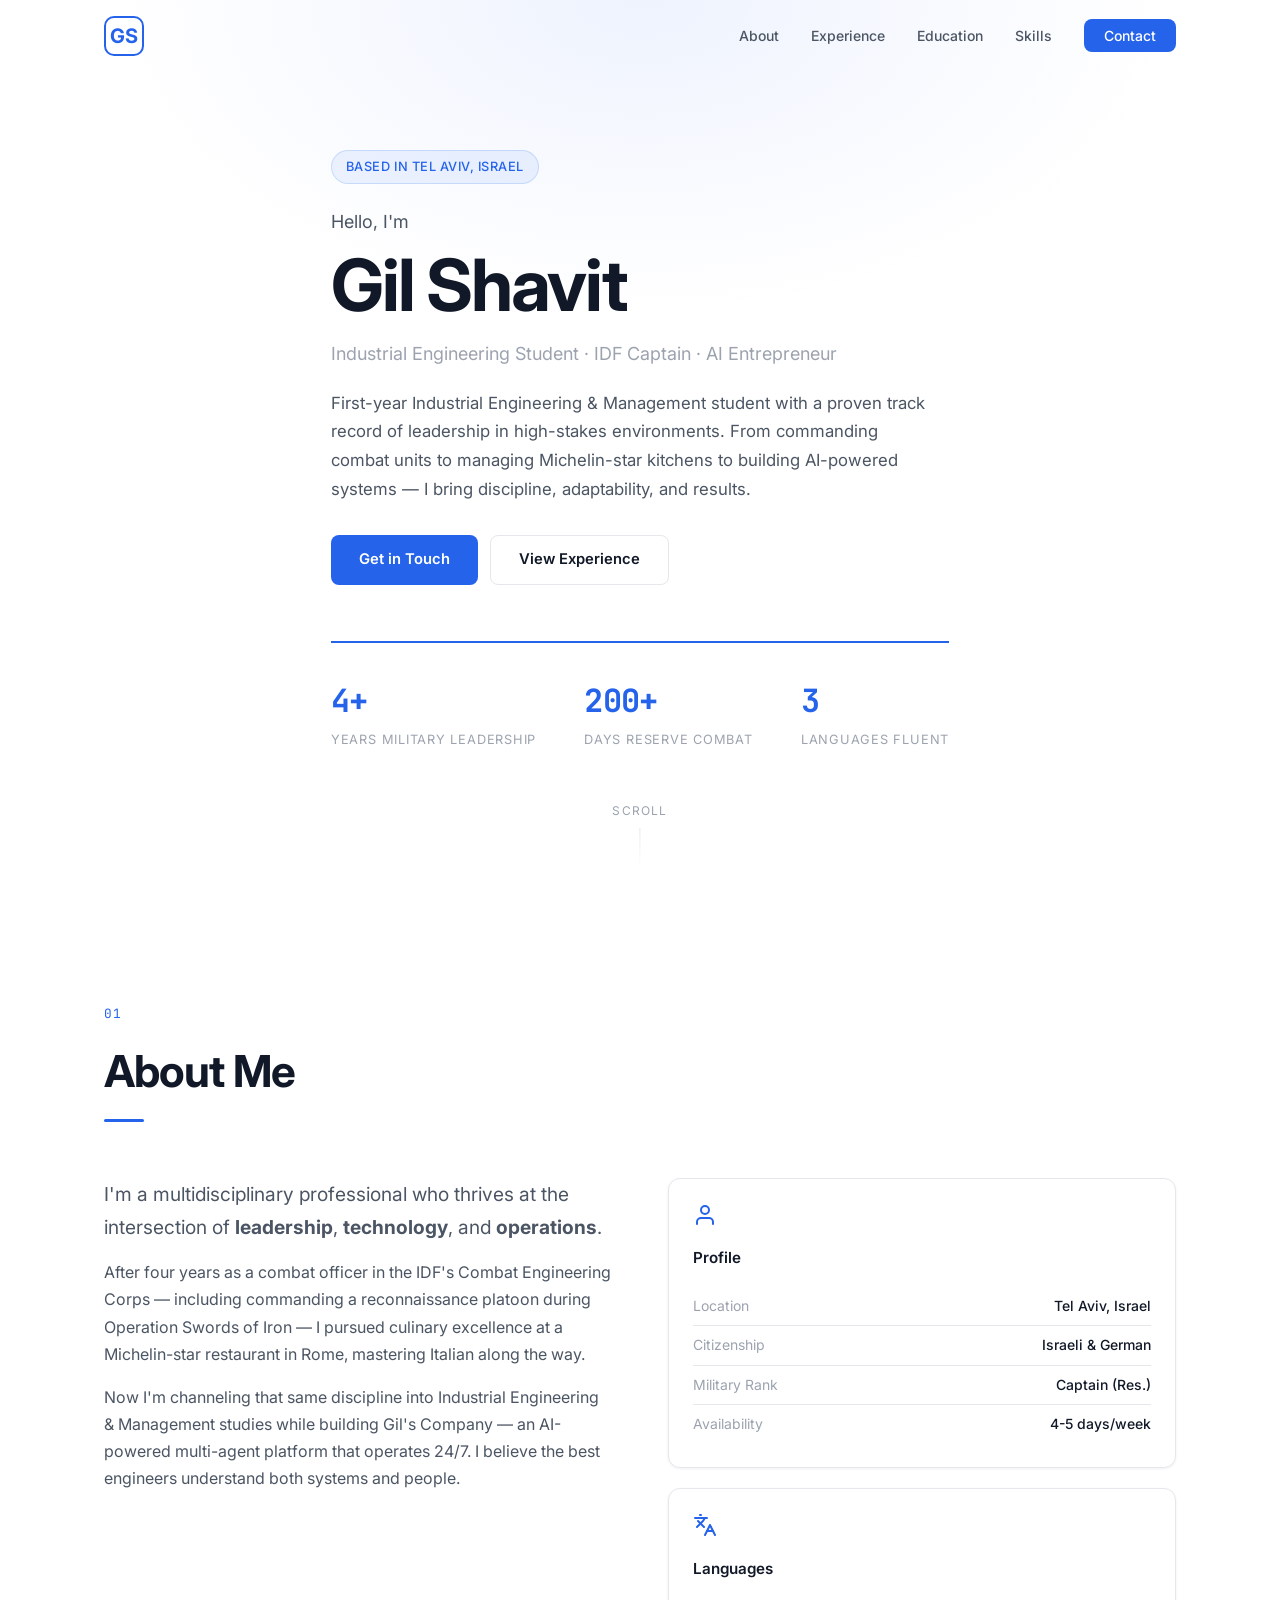
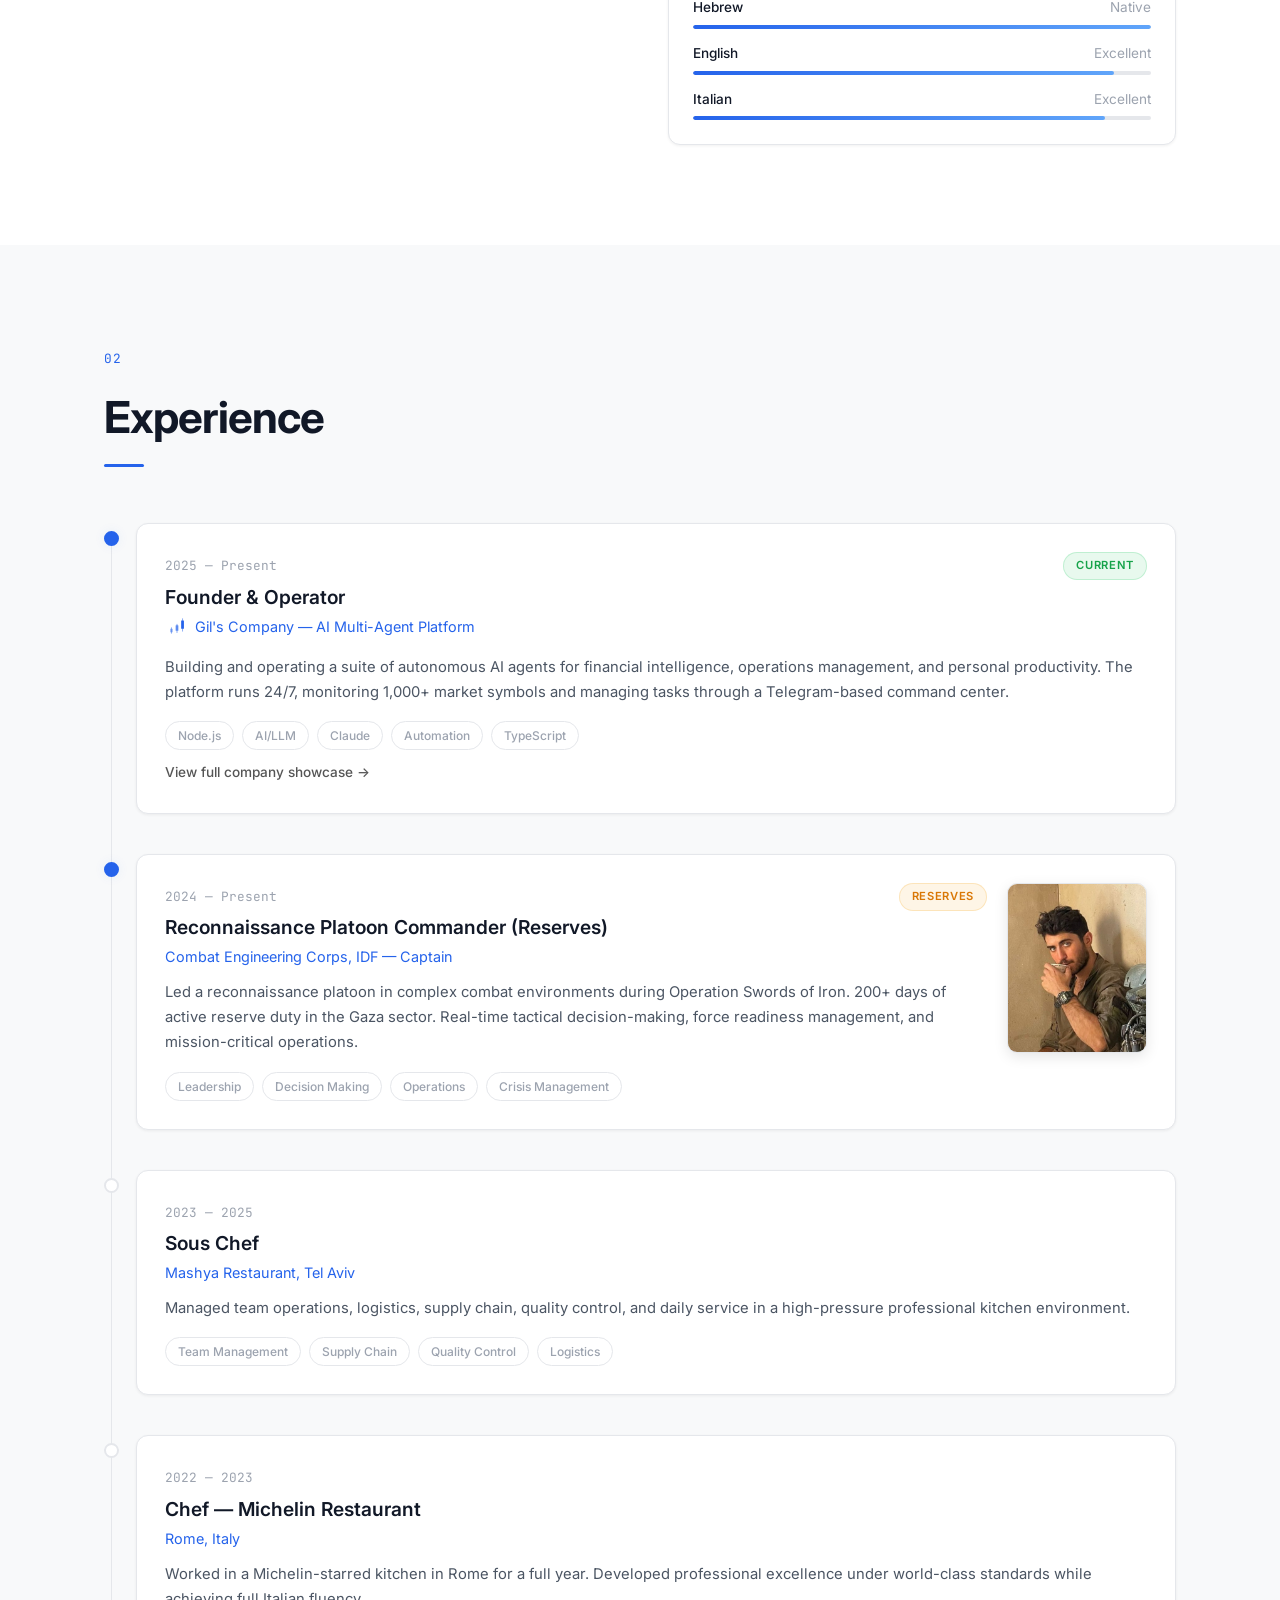
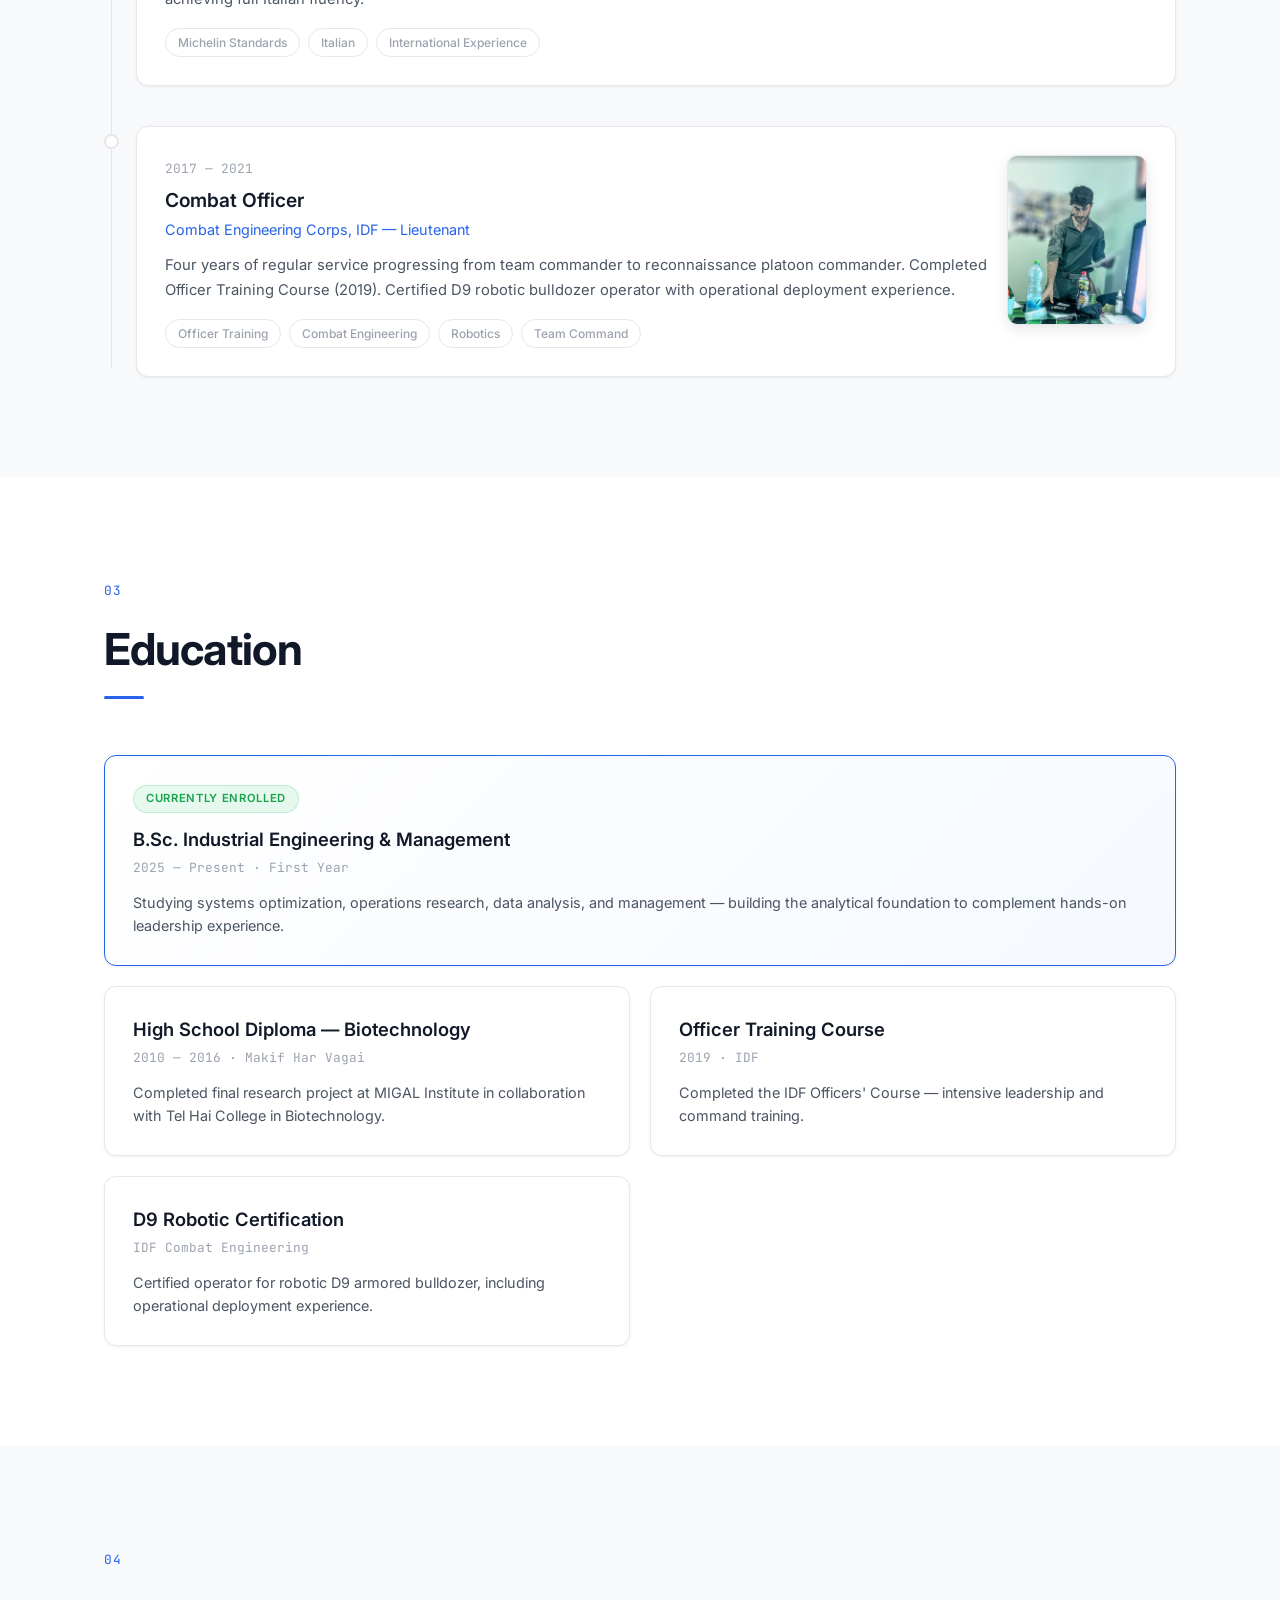
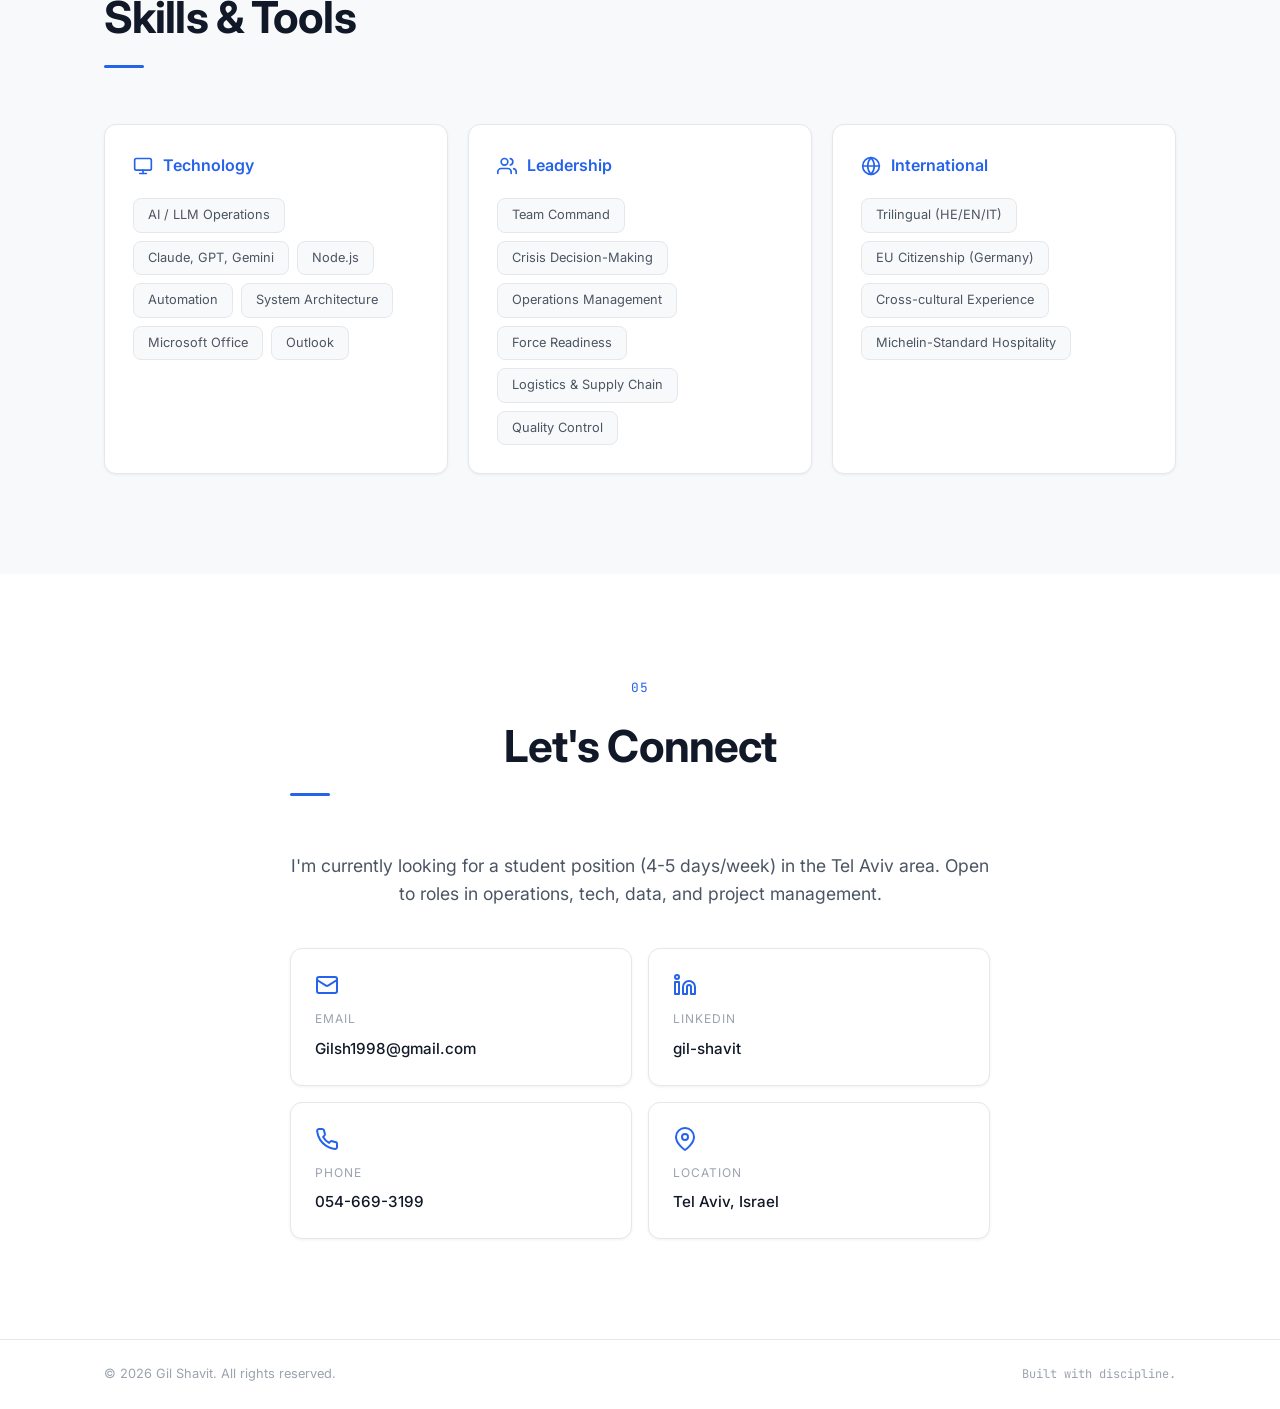
<file: index.html>
<!DOCTYPE html>
<html lang="en">
<head>
    <meta charset="UTF-8">
    <meta name="viewport" content="width=device-width, initial-scale=1.0">
    <title>Gil Shavit — Industrial Engineer, Leader, Builder</title>
    <meta name="description" content="Gil Shavit — IDF Captain, Industrial Engineering student, AI entrepreneur, and culinary professional based in Tel Aviv.">
    <link rel="preconnect" href="https://fonts.googleapis.com">
    <link rel="preconnect" href="https://fonts.gstatic.com" crossorigin>
    <link href="https://fonts.googleapis.com/css2?family=Inter:wght@300;400;500;600;700&family=JetBrains+Mono:wght@400;500&display=swap" rel="stylesheet">
    <link rel="stylesheet" href="style.css">
</head>
<body>
    <!-- Navigation -->
    <nav class="nav" id="nav">
        <div class="nav-inner">
            <a href="#hero" class="nav-logo">GS</a>
            <button class="nav-toggle" id="navToggle" aria-label="Toggle menu">
                <span></span><span></span><span></span>
            </button>
            <ul class="nav-links" id="navLinks">
                <li><a href="#about">About</a></li>
                <li><a href="#experience">Experience</a></li>
                <li><a href="#education">Education</a></li>
                <li><a href="#skills">Skills</a></li>
                <li><a href="#contact" class="nav-cta">Contact</a></li>
            </ul>
        </div>
    </nav>

    <!-- Hero -->
    <section class="hero" id="hero">
        <div class="hero-bg"></div>
        <div class="container">
            <div class="hero-content">
                <div class="hero-badge">Based in Tel Aviv, Israel</div>
                <h1 class="hero-title">
                    <span class="hero-greeting">Hello, I'm</span>
                    <span class="hero-name">Gil Shavit</span>
                </h1>
                <p class="hero-subtitle">Industrial Engineering Student &middot; IDF Captain &middot; AI Entrepreneur</p>
                <p class="hero-description">
                    First-year Industrial Engineering & Management student with a proven track record of leadership
                    in high-stakes environments. From commanding combat units to managing Michelin-star kitchens to
                    building AI-powered systems — I bring discipline, adaptability, and results.
                </p>
                <div class="hero-actions">
                    <a href="#contact" class="btn btn-primary">Get in Touch</a>
                    <a href="#experience" class="btn btn-secondary">View Experience</a>
                </div>
                <div class="hero-stats">
                    <div class="stat">
                        <span class="stat-number">4+</span>
                        <span class="stat-label">Years Military Leadership</span>
                    </div>
                    <div class="stat">
                        <span class="stat-number">200+</span>
                        <span class="stat-label">Days Reserve Combat</span>
                    </div>
                    <div class="stat">
                        <span class="stat-number">3</span>
                        <span class="stat-label">Languages Fluent</span>
                    </div>
                </div>
            </div>
        </div>
        <div class="scroll-indicator">
            <span>Scroll</span>
            <div class="scroll-line"></div>
        </div>
    </section>

    <!-- About -->
    <section class="section" id="about">
        <div class="container">
            <div class="section-header">
                <span class="section-tag">01</span>
                <h2 class="section-title">About Me</h2>
            </div>
            <div class="about-grid">
                <div class="about-text">
                    <p class="about-lead">
                        I'm a multidisciplinary professional who thrives at the intersection of
                        <strong>leadership</strong>, <strong>technology</strong>, and <strong>operations</strong>.
                    </p>
                    <p>
                        After four years as a combat officer in the IDF's Combat Engineering Corps — including
                        commanding a reconnaissance platoon during Operation Swords of Iron — I pursued culinary excellence
                        at a Michelin-star restaurant in Rome, mastering Italian along the way.
                    </p>
                    <p>
                        Now I'm channeling that same discipline into Industrial Engineering & Management studies
                        while building Gil's Company — an AI-powered multi-agent platform that operates 24/7.
                        I believe the best engineers understand both systems and people.
                    </p>
                </div>
                <div class="about-details">
                    <div class="detail-card">
                        <div class="detail-icon">
                            <svg width="24" height="24" viewBox="0 0 24 24" fill="none" stroke="currentColor" stroke-width="2" stroke-linecap="round" stroke-linejoin="round"><path d="M20 21v-2a4 4 0 0 0-4-4H8a4 4 0 0 0-4 4v2"/><circle cx="12" cy="7" r="4"/></svg>
                        </div>
                        <h3>Profile</h3>
                        <ul class="detail-list">
                            <li><span>Location</span><span>Tel Aviv, Israel</span></li>
                            <li><span>Citizenship</span><span>Israeli & German</span></li>
                            <li><span>Military Rank</span><span>Captain (Res.)</span></li>
                            <li><span>Availability</span><span>4-5 days/week</span></li>
                        </ul>
                    </div>
                    <div class="detail-card">
                        <div class="detail-icon">
                            <svg width="24" height="24" viewBox="0 0 24 24" fill="none" stroke="currentColor" stroke-width="2" stroke-linecap="round" stroke-linejoin="round"><path d="m5 8 6 6"/><path d="m4 14 6-6 2-3"/><path d="M2 5h12"/><path d="M7 2h1"/><path d="m22 22-5-10-5 10"/><path d="M14 18h6"/></svg>
                        </div>
                        <h3>Languages</h3>
                        <div class="language-bars">
                            <div class="language">
                                <div class="language-info"><span>Hebrew</span><span>Native</span></div>
                                <div class="bar"><div class="bar-fill" style="width: 100%"></div></div>
                            </div>
                            <div class="language">
                                <div class="language-info"><span>English</span><span>Excellent</span></div>
                                <div class="bar"><div class="bar-fill" style="width: 92%"></div></div>
                            </div>
                            <div class="language">
                                <div class="language-info"><span>Italian</span><span>Excellent</span></div>
                                <div class="bar"><div class="bar-fill" style="width: 90%"></div></div>
                            </div>
                        </div>
                    </div>
                </div>
            </div>
        </div>
    </section>

    <!-- Experience -->
    <section class="section section-alt" id="experience">
        <div class="container">
            <div class="section-header">
                <span class="section-tag">02</span>
                <h2 class="section-title">Experience</h2>
            </div>
            <div class="timeline">
                <!-- Gil's Company -->
                <div class="timeline-item">
                    <div class="timeline-marker active"></div>
                    <div class="timeline-content">
                        <div class="timeline-header">
                            <div>
                                <span class="timeline-date">2025 — Present</span>
                                <h3 class="timeline-title">Founder & Operator</h3>
                                <span class="timeline-company" style="display:inline-flex;align-items:center;gap:6px;"><svg width="24" height="18" viewBox="0 0 44 52" fill="none"><line x1="6" y1="30" x2="6" y2="48" stroke="#2563eb" stroke-width="1.5"/><rect x="2" y="34" width="8" height="10" rx="1" fill="#2563eb" opacity="0.4"/><line x1="22" y1="20" x2="22" y2="46" stroke="#2563eb" stroke-width="1.5"/><rect x="18" y="24" width="8" height="16" rx="1" fill="#2563eb" opacity="0.65"/><line x1="38" y1="4" x2="38" y2="42" stroke="#2563eb" stroke-width="1.5"/><rect x="34" y="10" width="8" height="24" rx="1" fill="#2563eb"/></svg> Gil's Company — AI Multi-Agent Platform</span>
                            </div>
                            <span class="timeline-badge badge-current">Current</span>
                        </div>
                        <p>
                            Building and operating a suite of autonomous AI agents for financial intelligence,
                            operations management, and personal productivity. The platform runs 24/7, monitoring
                            1,000+ market symbols and managing tasks through a Telegram-based command center.
                        </p>
                        <div class="timeline-tags">
                            <span>Node.js</span>
                            <span>AI/LLM</span>
                            <span>Claude</span>
                            <span>Automation</span>
                            <span>TypeScript</span>
                        </div>
                        <a href="company/index.html" style="display:inline-flex;align-items:center;gap:6px;margin-top:12px;font-size:0.85rem;color:#555;font-weight:500;text-decoration:none;transition:color 0.2s;" onmouseover="this.style.color='#1a1a1a'" onmouseout="this.style.color='#555'">View full company showcase &rarr;</a>
                    </div>
                </div>

                <!-- Military Reserves -->
                <div class="timeline-item">
                    <div class="timeline-marker active"></div>
                    <div class="timeline-content has-photo">
                        <div class="timeline-text">
                            <div class="timeline-header">
                                <div>
                                    <span class="timeline-date">2024 — Present</span>
                                    <h3 class="timeline-title">Reconnaissance Platoon Commander (Reserves)</h3>
                                    <span class="timeline-company">Combat Engineering Corps, IDF — Captain</span>
                                </div>
                                <span class="timeline-badge badge-military">Reserves</span>
                            </div>
                            <p>
                                Led a reconnaissance platoon in complex combat environments during Operation Swords of Iron.
                                200+ days of active reserve duty in the Gaza sector. Real-time tactical decision-making,
                                force readiness management, and mission-critical operations.
                            </p>
                            <div class="timeline-tags">
                                <span>Leadership</span>
                                <span>Decision Making</span>
                                <span>Operations</span>
                                <span>Crisis Management</span>
                            </div>
                        </div>
                        <div class="timeline-photo">
                            <img src="images/gil-reserves.jpg" alt="Operation Swords of Iron — Gaza sector" loading="lazy">
                        </div>
                    </div>
                </div>

                <!-- Sous Chef -->
                <div class="timeline-item">
                    <div class="timeline-marker"></div>
                    <div class="timeline-content">
                        <div class="timeline-header">
                            <div>
                                <span class="timeline-date">2023 — 2025</span>
                                <h3 class="timeline-title">Sous Chef</h3>
                                <span class="timeline-company">Mashya Restaurant, Tel Aviv</span>
                            </div>
                        </div>
                        <p>
                            Managed team operations, logistics, supply chain, quality control, and daily service
                            in a high-pressure professional kitchen environment.
                        </p>
                        <div class="timeline-tags">
                            <span>Team Management</span>
                            <span>Supply Chain</span>
                            <span>Quality Control</span>
                            <span>Logistics</span>
                        </div>
                    </div>
                </div>

                <!-- Rome Michelin -->
                <div class="timeline-item">
                    <div class="timeline-marker"></div>
                    <div class="timeline-content">
                        <div class="timeline-header">
                            <div>
                                <span class="timeline-date">2022 — 2023</span>
                                <h3 class="timeline-title">Chef — Michelin Restaurant</h3>
                                <span class="timeline-company">Rome, Italy</span>
                            </div>
                        </div>
                        <p>
                            Worked in a Michelin-starred kitchen in Rome for a full year. Developed professional
                            excellence under world-class standards while achieving full Italian fluency.
                        </p>
                        <div class="timeline-tags">
                            <span>Michelin Standards</span>
                            <span>Italian</span>
                            <span>International Experience</span>
                        </div>
                    </div>
                </div>

                <!-- Regular Military -->
                <div class="timeline-item">
                    <div class="timeline-marker"></div>
                    <div class="timeline-content has-photo">
                        <div class="timeline-text">
                            <div class="timeline-header">
                                <div>
                                    <span class="timeline-date">2017 — 2021</span>
                                    <h3 class="timeline-title">Combat Officer</h3>
                                    <span class="timeline-company">Combat Engineering Corps, IDF — Lieutenant</span>
                                </div>
                            </div>
                            <p>
                                Four years of regular service progressing from team commander to reconnaissance platoon
                                commander. Completed Officer Training Course (2019). Certified D9 robotic bulldozer
                                operator with operational deployment experience.
                            </p>
                            <div class="timeline-tags">
                                <span>Officer Training</span>
                                <span>Combat Engineering</span>
                                <span>Robotics</span>
                                <span>Team Command</span>
                            </div>
                        </div>
                        <div class="timeline-photo">
                            <img src="images/gil-military.jpg" alt="Combat Officer — Combat Engineering Corps briefing" loading="lazy">
                        </div>
                    </div>
                </div>
            </div>
        </div>
    </section>

    <!-- Education -->
    <section class="section" id="education">
        <div class="container">
            <div class="section-header">
                <span class="section-tag">03</span>
                <h2 class="section-title">Education</h2>
            </div>
            <div class="edu-grid">
                <div class="edu-card edu-card-main">
                    <div class="edu-status">Currently Enrolled</div>
                    <h3>B.Sc. Industrial Engineering & Management</h3>
                    <p class="edu-year">2025 — Present &middot; First Year</p>
                    <p class="edu-desc">
                        Studying systems optimization, operations research, data analysis, and management
                        — building the analytical foundation to complement hands-on leadership experience.
                    </p>
                </div>
                <div class="edu-card">
                    <h3>High School Diploma — Biotechnology</h3>
                    <p class="edu-year">2010 — 2016 &middot; Makif Har Vagai</p>
                    <p class="edu-desc">
                        Completed final research project at MIGAL Institute in collaboration with
                        Tel Hai College in Biotechnology.
                    </p>
                </div>
                <div class="edu-card">
                    <h3>Officer Training Course</h3>
                    <p class="edu-year">2019 &middot; IDF</p>
                    <p class="edu-desc">
                        Completed the IDF Officers' Course — intensive leadership and command training.
                    </p>
                </div>
                <div class="edu-card">
                    <h3>D9 Robotic Certification</h3>
                    <p class="edu-year">IDF Combat Engineering</p>
                    <p class="edu-desc">
                        Certified operator for robotic D9 armored bulldozer, including operational
                        deployment experience.
                    </p>
                </div>
            </div>
        </div>
    </section>

    <!-- Skills -->
    <section class="section section-alt" id="skills">
        <div class="container">
            <div class="section-header">
                <span class="section-tag">04</span>
                <h2 class="section-title">Skills & Tools</h2>
            </div>
            <div class="skills-grid">
                <div class="skill-group">
                    <h3>
                        <svg width="20" height="20" viewBox="0 0 24 24" fill="none" stroke="currentColor" stroke-width="2" stroke-linecap="round" stroke-linejoin="round"><rect x="2" y="3" width="20" height="14" rx="2"/><line x1="8" y1="21" x2="16" y2="21"/><line x1="12" y1="17" x2="12" y2="21"/></svg>
                        Technology
                    </h3>
                    <div class="skill-tags">
                        <span>AI / LLM Operations</span>
                        <span>Claude, GPT, Gemini</span>
                        <span>Node.js</span>
                        <span>Automation</span>
                        <span>System Architecture</span>
                        <span>Microsoft Office</span>
                        <span>Outlook</span>
                    </div>
                </div>
                <div class="skill-group">
                    <h3>
                        <svg width="20" height="20" viewBox="0 0 24 24" fill="none" stroke="currentColor" stroke-width="2" stroke-linecap="round" stroke-linejoin="round"><path d="M17 21v-2a4 4 0 0 0-4-4H5a4 4 0 0 0-4 4v2"/><circle cx="9" cy="7" r="4"/><path d="M23 21v-2a4 4 0 0 0-3-3.87"/><path d="M16 3.13a4 4 0 0 1 0 7.75"/></svg>
                        Leadership
                    </h3>
                    <div class="skill-tags">
                        <span>Team Command</span>
                        <span>Crisis Decision-Making</span>
                        <span>Operations Management</span>
                        <span>Force Readiness</span>
                        <span>Logistics & Supply Chain</span>
                        <span>Quality Control</span>
                    </div>
                </div>
                <div class="skill-group">
                    <h3>
                        <svg width="20" height="20" viewBox="0 0 24 24" fill="none" stroke="currentColor" stroke-width="2" stroke-linecap="round" stroke-linejoin="round"><circle cx="12" cy="12" r="10"/><line x1="2" y1="12" x2="22" y2="12"/><path d="M12 2a15.3 15.3 0 0 1 4 10 15.3 15.3 0 0 1-4 10 15.3 15.3 0 0 1-4-10 15.3 15.3 0 0 1 4-10z"/></svg>
                        International
                    </h3>
                    <div class="skill-tags">
                        <span>Trilingual (HE/EN/IT)</span>
                        <span>EU Citizenship (Germany)</span>
                        <span>Cross-cultural Experience</span>
                        <span>Michelin-Standard Hospitality</span>
                    </div>
                </div>
            </div>
        </div>
    </section>

    <!-- Contact -->
    <section class="section section-contact" id="contact">
        <div class="container">
            <div class="contact-inner">
                <div class="section-header">
                    <span class="section-tag">05</span>
                    <h2 class="section-title">Let's Connect</h2>
                </div>
                <p class="contact-subtitle">
                    I'm currently looking for a student position (4-5 days/week) in the Tel Aviv area.
                    Open to roles in operations, tech, data, and project management.
                </p>
                <div class="contact-grid">
                    <a href="mailto:Gilsh1998@gmail.com" class="contact-card">
                        <svg width="24" height="24" viewBox="0 0 24 24" fill="none" stroke="currentColor" stroke-width="2" stroke-linecap="round" stroke-linejoin="round"><rect x="2" y="4" width="20" height="16" rx="2"/><path d="m22 7-8.97 5.7a1.94 1.94 0 0 1-2.06 0L2 7"/></svg>
                        <span class="contact-label">Email</span>
                        <span class="contact-value">Gilsh1998@gmail.com</span>
                    </a>
                    <a href="https://linkedin.com/in/gil-shavit-8188843b2" target="_blank" class="contact-card">
                        <svg width="24" height="24" viewBox="0 0 24 24" fill="none" stroke="currentColor" stroke-width="2" stroke-linecap="round" stroke-linejoin="round"><path d="M16 8a6 6 0 0 1 6 6v7h-4v-7a2 2 0 0 0-2-2 2 2 0 0 0-2 2v7h-4v-7a6 6 0 0 1 6-6z"/><rect x="2" y="9" width="4" height="12"/><circle cx="4" cy="4" r="2"/></svg>
                        <span class="contact-label">LinkedIn</span>
                        <span class="contact-value">gil-shavit</span>
                    </a>
                    <a href="tel:+972546693199" class="contact-card">
                        <svg width="24" height="24" viewBox="0 0 24 24" fill="none" stroke="currentColor" stroke-width="2" stroke-linecap="round" stroke-linejoin="round"><path d="M22 16.92v3a2 2 0 0 1-2.18 2 19.79 19.79 0 0 1-8.63-3.07 19.5 19.5 0 0 1-6-6 19.79 19.79 0 0 1-3.07-8.67A2 2 0 0 1 4.11 2h3a2 2 0 0 1 2 1.72 12.84 12.84 0 0 0 .7 2.81 2 2 0 0 1-.45 2.11L8.09 9.91a16 16 0 0 0 6 6l1.27-1.27a2 2 0 0 1 2.11-.45 12.84 12.84 0 0 0 2.81.7A2 2 0 0 1 22 16.92z"/></svg>
                        <span class="contact-label">Phone</span>
                        <span class="contact-value">054-669-3199</span>
                    </a>
                    <div class="contact-card">
                        <svg width="24" height="24" viewBox="0 0 24 24" fill="none" stroke="currentColor" stroke-width="2" stroke-linecap="round" stroke-linejoin="round"><path d="M21 10c0 7-9 13-9 13s-9-6-9-13a9 9 0 0 1 18 0z"/><circle cx="12" cy="10" r="3"/></svg>
                        <span class="contact-label">Location</span>
                        <span class="contact-value">Tel Aviv, Israel</span>
                    </div>
                </div>
            </div>
        </div>
    </section>

    <!-- Footer -->
    <footer class="footer">
        <div class="container">
            <div class="footer-inner">
                <span>&copy; 2026 Gil Shavit. All rights reserved.</span>
                <span class="footer-note">Built with discipline.</span>
            </div>
        </div>
    </footer>

    <script src="script.js"></script>
</body>
</html>
</file>
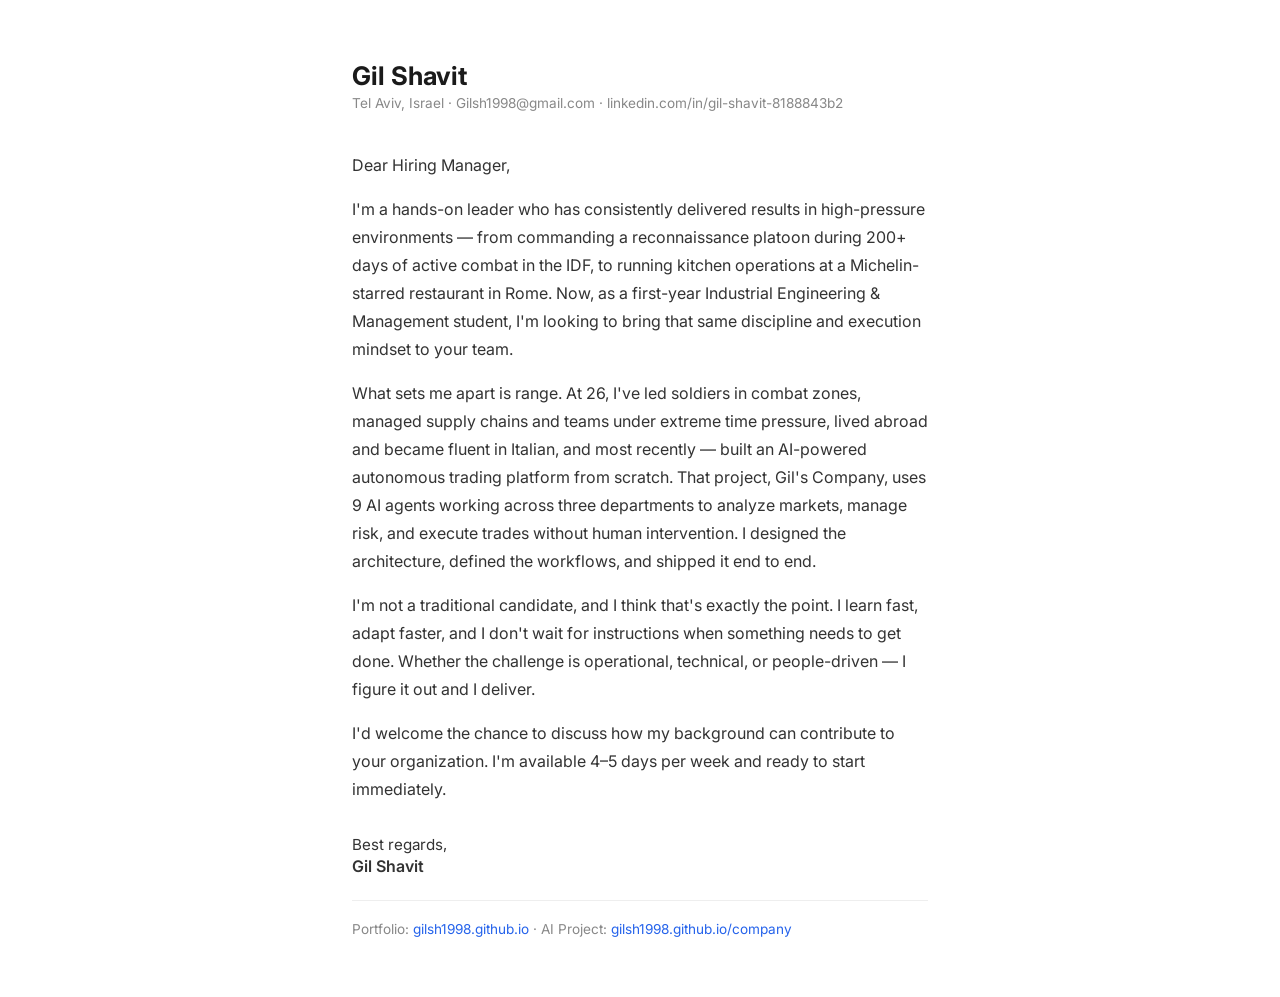
<file: cover-letter.html>
<!DOCTYPE html>
<html lang="en">
<head>
  <meta charset="UTF-8">
  <meta name="viewport" content="width=device-width, initial-scale=1.0">
  <title>Gil Shavit — Cover Letter</title>
  <link href="https://fonts.googleapis.com/css2?family=Inter:wght@300;400;500;600;700&display=swap" rel="stylesheet">
  <style>
    * { margin: 0; padding: 0; box-sizing: border-box; }
    body { font-family: 'Inter', sans-serif; background: #fff; color: #1a1a1a; }
    .page { max-width: 640px; margin: 0 auto; padding: 60px 32px; }
    .header { margin-bottom: 40px; }
    .header h1 { font-size: 1.6rem; font-weight: 700; margin-bottom: 4px; }
    .header p { font-size: 0.85rem; color: #888; }
    .letter p { font-size: 1rem; line-height: 1.75; color: #333; margin-bottom: 16px; }
    .letter p:last-child { margin-bottom: 0; }
    .sign { margin-top: 32px; }
    .sign p { font-size: 0.95rem; color: #333; margin-bottom: 2px; }
    .sign .name { font-weight: 600; font-size: 1rem; }
    .links { margin-top: 24px; padding-top: 20px; border-top: 1px solid #eee; font-size: 0.85rem; color: #888; }
    .links a { color: #2563eb; text-decoration: none; }
    .links a:hover { text-decoration: underline; }
    @media print {
      .page { padding: 40px 0; }
      .links a { color: #333; }
    }
  </style>
</head>
<body>
  <div class="page">
    <div class="header">
      <h1>Gil Shavit</h1>
      <p>Tel Aviv, Israel &middot; Gilsh1998@gmail.com &middot; linkedin.com/in/gil-shavit-8188843b2</p>
    </div>

    <div class="letter">
      <p>Dear Hiring Manager,</p>

      <p>I'm a hands-on leader who has consistently delivered results in high-pressure environments — from commanding a reconnaissance platoon during 200+ days of active combat in the IDF, to running kitchen operations at a Michelin-starred restaurant in Rome. Now, as a first-year Industrial Engineering & Management student, I'm looking to bring that same discipline and execution mindset to your team.</p>

      <p>What sets me apart is range. At 26, I've led soldiers in combat zones, managed supply chains and teams under extreme time pressure, lived abroad and became fluent in Italian, and most recently — built an AI-powered autonomous trading platform from scratch. That project, Gil's Company, uses 9 AI agents working across three departments to analyze markets, manage risk, and execute trades without human intervention. I designed the architecture, defined the workflows, and shipped it end to end.</p>

      <p>I'm not a traditional candidate, and I think that's exactly the point. I learn fast, adapt faster, and I don't wait for instructions when something needs to get done. Whether the challenge is operational, technical, or people-driven — I figure it out and I deliver.</p>

      <p>I'd welcome the chance to discuss how my background can contribute to your organization. I'm available 4–5 days per week and ready to start immediately.</p>
    </div>

    <div class="sign">
      <p>Best regards,</p>
      <p class="name">Gil Shavit</p>
    </div>

    <div class="links">
      <p>Portfolio: <a href="https://gilsh1998.github.io">gilsh1998.github.io</a> &middot; AI Project: <a href="https://gilsh1998.github.io/company/">gilsh1998.github.io/company</a></p>
    </div>
  </div>
</body>
</html>
</file>
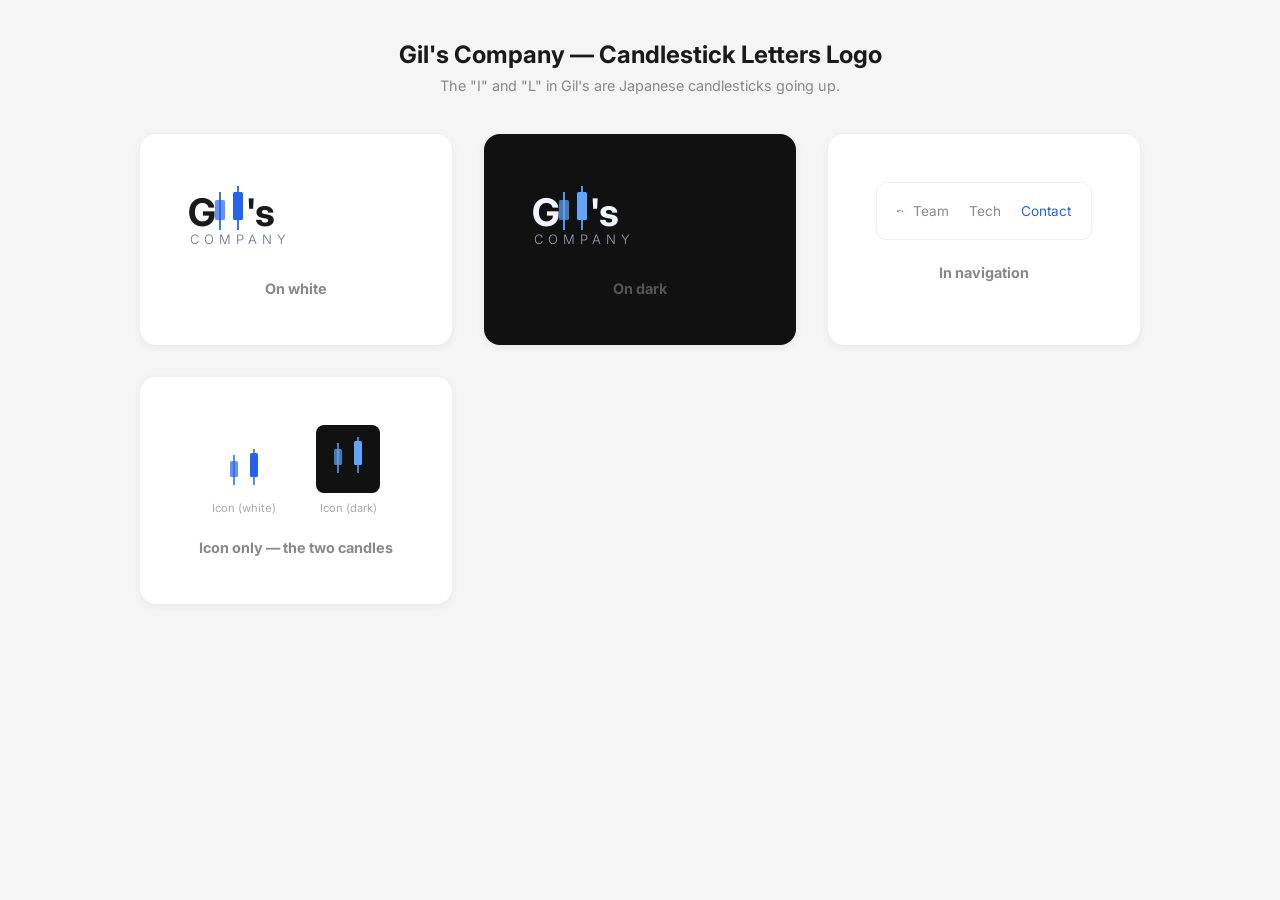
<file: logo-previews.html>
<!DOCTYPE html>
<html lang="en">
<head>
  <meta charset="UTF-8">
  <meta name="viewport" content="width=device-width, initial-scale=1.0">
  <title>Gil's Company — Logo v2</title>
  <link href="https://fonts.googleapis.com/css2?family=Inter:wght@300;400;500;600;700;800&display=swap" rel="stylesheet">
  <style>
    * { margin: 0; padding: 0; box-sizing: border-box; }
    body { font-family: 'Inter', sans-serif; background: #f5f5f5; padding: 40px; }
    h1 { text-align: center; font-size: 1.5rem; margin-bottom: 8px; color: #1a1a1a; }
    p.sub { text-align: center; color: #888; margin-bottom: 40px; font-size: 0.9rem; }
    .grid { display: grid; grid-template-columns: repeat(auto-fit, minmax(300px, 1fr)); gap: 32px; max-width: 1000px; margin: 0 auto; }
    .card { background: #fff; border-radius: 16px; padding: 48px; text-align: center; box-shadow: 0 2px 8px rgba(0,0,0,0.06); }
    .card.dark { background: #111; }
    .card h2 { font-size: 0.9rem; color: #888; margin-top: 24px; }
  </style>
</head>
<body>
  <h1>Gil's Company — Candlestick Letters Logo</h1>
  <p class="sub">The "I" and "L" in Gil's are Japanese candlesticks going up.</p>

  <div class="grid">

    <!-- Full logo on white -->
    <div class="card">
      <svg width="260" height="70" viewBox="0 0 260 70" fill="none" xmlns="http://www.w3.org/2000/svg">
        <!-- G -->
        <text x="0" y="44" font-family="Inter, sans-serif" font-weight="700" font-size="38" fill="#1a1a1a">G</text>
        <!-- I = small candlestick -->
        <line x1="32" y1="10" x2="32" y2="48" stroke="#2563eb" stroke-width="1.8"/>
        <rect x="27" y="18" width="10" height="20" rx="1.5" fill="#2563eb" opacity="0.7"/>
        <!-- L = taller candlestick -->
        <line x1="50" y1="4" x2="50" y2="48" stroke="#2563eb" stroke-width="1.8"/>
        <rect x="45" y="10" width="10" height="28" rx="1.5" fill="#2563eb"/>
        <!-- 's -->
        <text x="58" y="44" font-family="Inter, sans-serif" font-weight="700" font-size="38" fill="#1a1a1a">'s</text>
        <!-- COMPANY -->
        <text x="2" y="62" font-family="Inter, sans-serif" font-weight="300" font-size="13" fill="#64748b" letter-spacing="5">COMPANY</text>
      </svg>
      <h2>On white</h2>
    </div>

    <!-- Full logo on dark -->
    <div class="card dark">
      <svg width="260" height="70" viewBox="0 0 260 70" fill="none" xmlns="http://www.w3.org/2000/svg">
        <text x="0" y="44" font-family="Inter, sans-serif" font-weight="700" font-size="38" fill="#f0f4ff">G</text>
        <line x1="32" y1="10" x2="32" y2="48" stroke="#60a5fa" stroke-width="1.8"/>
        <rect x="27" y="18" width="10" height="20" rx="1.5" fill="#60a5fa" opacity="0.7"/>
        <line x1="50" y1="4" x2="50" y2="48" stroke="#60a5fa" stroke-width="1.8"/>
        <rect x="45" y="10" width="10" height="28" rx="1.5" fill="#60a5fa"/>
        <text x="58" y="44" font-family="Inter, sans-serif" font-weight="700" font-size="38" fill="#f0f4ff">'s</text>
        <text x="2" y="62" font-family="Inter, sans-serif" font-weight="300" font-size="13" fill="#94a3b8" letter-spacing="5">COMPANY</text>
      </svg>
      <h2 style="color:#555;">On dark</h2>
    </div>

    <!-- Compact / nav size on white -->
    <div class="card">
      <div style="display:flex;justify-content:space-between;align-items:center;padding:12px 20px;border:1px solid #eee;border-radius:10px;">
        <svg width="120" height="32" viewBox="0 0 260 70" fill="none">
          <text x="0" y="44" font-family="Inter" font-weight="700" font-size="38" fill="#1a1a1a">G</text>
          <line x1="32" y1="10" x2="32" y2="48" stroke="#2563eb" stroke-width="1.8"/>
          <rect x="27" y="18" width="10" height="20" rx="1.5" fill="#2563eb" opacity="0.7"/>
          <line x1="50" y1="4" x2="50" y2="48" stroke="#2563eb" stroke-width="1.8"/>
          <rect x="45" y="10" width="10" height="28" rx="1.5" fill="#2563eb"/>
          <text x="58" y="44" font-family="Inter" font-weight="700" font-size="38" fill="#1a1a1a">'s</text>
          <text x="2" y="62" font-family="Inter" font-weight="300" font-size="13" fill="#64748b" letter-spacing="5">COMPANY</text>
        </svg>
        <div style="display:flex;gap:20px;font-size:0.85rem;color:#888;">
          <span>Team</span><span>Tech</span><span style="color:#2563eb;">Contact</span>
        </div>
      </div>
      <h2>In navigation</h2>
    </div>

    <!-- Icon only: just the candles -->
    <div class="card">
      <div style="display:flex;justify-content:center;gap:40px;align-items:flex-end;">
        <div style="display:flex;flex-direction:column;align-items:center;gap:8px;">
          <svg width="48" height="48" viewBox="0 0 48 48" fill="none" xmlns="http://www.w3.org/2000/svg">
            <!-- Small candle (I) -->
            <line x1="14" y1="10" x2="14" y2="40" stroke="#2563eb" stroke-width="1.5"/>
            <rect x="10" y="16" width="8" height="16" rx="1.5" fill="#2563eb" opacity="0.7"/>
            <!-- Tall candle (L) -->
            <line x1="34" y1="4" x2="34" y2="40" stroke="#2563eb" stroke-width="1.5"/>
            <rect x="30" y="8" width="8" height="24" rx="1.5" fill="#2563eb"/>
          </svg>
          <span style="font-size:0.7rem;color:#aaa;">Icon (white)</span>
        </div>
        <div style="display:flex;flex-direction:column;align-items:center;gap:8px;">
          <div style="background:#111;border-radius:8px;padding:8px;">
            <svg width="48" height="48" viewBox="0 0 48 48" fill="none" xmlns="http://www.w3.org/2000/svg">
              <line x1="14" y1="10" x2="14" y2="40" stroke="#60a5fa" stroke-width="1.5"/>
              <rect x="10" y="16" width="8" height="16" rx="1.5" fill="#60a5fa" opacity="0.7"/>
              <line x1="34" y1="4" x2="34" y2="40" stroke="#60a5fa" stroke-width="1.5"/>
              <rect x="30" y="8" width="8" height="24" rx="1.5" fill="#60a5fa"/>
            </svg>
          </div>
          <span style="font-size:0.7rem;color:#aaa;">Icon (dark)</span>
        </div>
      </div>
      <h2>Icon only — the two candles</h2>
    </div>

  </div>
</body>
</html>
</file>
<file: style.css>
/* ===== RESET & BASE ===== */
*, *::before, *::after {
    margin: 0;
    padding: 0;
    box-sizing: border-box;
}

:root {
    --bg: #ffffff;
    --bg-alt: #f8f9fa;
    --surface: #ffffff;
    --surface-hover: #f3f4f6;
    --border: #e5e7eb;
    --text: #111827;
    --text-secondary: #4b5563;
    --text-muted: #9ca3af;
    --accent: #2563eb;
    --accent-hover: #1d4ed8;
    --accent-glow: rgba(37, 99, 235, 0.08);
    --green: #16a34a;
    --amber: #d97706;
    --radius: 12px;
    --radius-sm: 8px;
    --transition: 0.2s ease;
}

html {
    scroll-behavior: smooth;
    -webkit-font-smoothing: antialiased;
}

body {
    font-family: 'Inter', -apple-system, BlinkMacSystemFont, sans-serif;
    background: var(--bg);
    color: var(--text);
    line-height: 1.6;
    overflow-x: hidden;
}

a {
    color: inherit;
    text-decoration: none;
}

ul { list-style: none; }

.container {
    max-width: 1120px;
    margin: 0 auto;
    padding: 0 24px;
}

/* ===== NAVIGATION ===== */
.nav {
    position: fixed;
    top: 0;
    left: 0;
    right: 0;
    z-index: 100;
    padding: 16px 0;
    transition: background var(--transition), backdrop-filter var(--transition);
}

.nav.scrolled {
    background: rgba(255, 255, 255, 0.9);
    backdrop-filter: blur(20px);
    border-bottom: 1px solid var(--border);
}

.nav-inner {
    max-width: 1120px;
    margin: 0 auto;
    padding: 0 24px;
    display: flex;
    align-items: center;
    justify-content: space-between;
}

.nav-logo {
    font-size: 1.25rem;
    font-weight: 700;
    letter-spacing: -0.02em;
    color: var(--accent);
    width: 40px;
    height: 40px;
    display: flex;
    align-items: center;
    justify-content: center;
    border: 2px solid var(--accent);
    border-radius: 10px;
    transition: all var(--transition);
}

.nav-logo:hover {
    background: var(--accent);
    color: white;
}

.nav-links {
    display: flex;
    align-items: center;
    gap: 32px;
}

.nav-links a {
    font-size: 0.875rem;
    font-weight: 500;
    color: var(--text-secondary);
    transition: color var(--transition);
    position: relative;
}

.nav-links a:hover { color: var(--text); }

.nav-links a::after {
    content: '';
    position: absolute;
    bottom: -4px;
    left: 0;
    width: 0;
    height: 2px;
    background: var(--accent);
    transition: width var(--transition);
}

.nav-links a:hover::after { width: 100%; }

.nav-cta {
    background: var(--accent) !important;
    color: white !important;
    padding: 8px 20px;
    border-radius: var(--radius-sm);
    transition: background var(--transition) !important;
}

.nav-cta::after { display: none !important; }
.nav-cta:hover { background: var(--accent-hover) !important; }

.nav-toggle {
    display: none;
    flex-direction: column;
    gap: 5px;
    background: none;
    border: none;
    cursor: pointer;
    padding: 4px;
}

.nav-toggle span {
    width: 24px;
    height: 2px;
    background: var(--text);
    border-radius: 2px;
    transition: all var(--transition);
}

/* ===== HERO ===== */
.hero {
    min-height: 100vh;
    display: flex;
    align-items: center;
    position: relative;
    padding: 120px 0 120px;
}

.hero-bg {
    position: absolute;
    inset: 0;
    background: radial-gradient(ellipse 60% 50% at 50% 0%, var(--accent-glow) 0%, transparent 70%);
    pointer-events: none;
}

.hero-content {
    position: relative;
    max-width: 720px;
}

.hero-badge {
    display: inline-flex;
    align-items: center;
    gap: 8px;
    font-size: 0.8rem;
    font-weight: 500;
    color: var(--accent);
    background: var(--accent-glow);
    border: 1px solid rgba(59, 130, 246, 0.2);
    padding: 6px 14px;
    border-radius: 100px;
    margin-bottom: 24px;
    letter-spacing: 0.04em;
    text-transform: uppercase;
}

.hero-greeting {
    display: block;
    font-size: 1.125rem;
    font-weight: 400;
    color: var(--text-secondary);
    margin-bottom: 8px;
}

.hero-name {
    display: block;
    font-size: clamp(3rem, 6vw, 4.5rem);
    font-weight: 700;
    letter-spacing: -0.03em;
    line-height: 1.1;
    color: var(--text);
}

.hero-subtitle {
    font-size: 1.125rem;
    color: var(--text-muted);
    margin-top: 16px;
    font-weight: 400;
}

.hero-description {
    font-size: 1.05rem;
    color: var(--text-secondary);
    margin-top: 20px;
    line-height: 1.7;
    max-width: 600px;
}

.hero-actions {
    display: flex;
    gap: 12px;
    margin-top: 32px;
}

.btn {
    display: inline-flex;
    align-items: center;
    gap: 8px;
    padding: 12px 28px;
    border-radius: var(--radius-sm);
    font-size: 0.925rem;
    font-weight: 600;
    transition: all var(--transition);
    cursor: pointer;
    border: none;
}

.btn-primary {
    background: var(--accent);
    color: white;
}

.btn-primary:hover {
    background: var(--accent-hover);
    transform: translateY(-1px);
    box-shadow: 0 8px 24px rgba(59, 130, 246, 0.25);
}

.btn-secondary {
    background: var(--surface);
    color: var(--text);
    border: 1px solid var(--border);
}

.btn-secondary:hover {
    background: var(--surface-hover);
    border-color: var(--text-muted);
}

.hero-stats {
    display: flex;
    gap: 48px;
    margin-top: 56px;
    padding-top: 32px;
    border-top: 2px solid var(--accent);
}

.stat-number {
    display: block;
    font-size: 2rem;
    font-weight: 700;
    color: var(--accent);
    letter-spacing: -0.02em;
    font-family: 'JetBrains Mono', monospace;
}

.stat-label {
    display: block;
    font-size: 0.8rem;
    color: var(--text-muted);
    margin-top: 4px;
    text-transform: uppercase;
    letter-spacing: 0.06em;
}

.scroll-indicator {
    position: absolute;
    bottom: 32px;
    left: 50%;
    transform: translateX(-50%);
    display: flex;
    flex-direction: column;
    align-items: center;
    gap: 8px;
    color: var(--text-muted);
    font-size: 0.75rem;
    letter-spacing: 0.1em;
    text-transform: uppercase;
}

.scroll-line {
    width: 1px;
    height: 40px;
    background: linear-gradient(to bottom, var(--border), transparent);
    animation: scrollPulse 2s ease-in-out infinite;
}

@keyframes scrollPulse {
    0%, 100% { opacity: 0.3; }
    50% { opacity: 1; }
}

/* ===== SECTIONS ===== */
.section {
    padding: 100px 0;
}

.section-alt {
    background: var(--bg-alt);
}

.section-header {
    margin-bottom: 56px;
}

.section-tag {
    display: inline-block;
    font-family: 'JetBrains Mono', monospace;
    font-size: 0.8rem;
    color: var(--accent);
    margin-bottom: 12px;
    letter-spacing: 0.1em;
}

.section-title {
    font-size: clamp(2rem, 4vw, 2.75rem);
    font-weight: 700;
    letter-spacing: -0.02em;
}
.section-title::after {
    content: '';
    display: block;
    width: 40px;
    height: 3px;
    background: var(--accent);
    margin-top: 12px;
    border-radius: 2px;
}

/* ===== ABOUT ===== */
.about-grid {
    display: grid;
    grid-template-columns: 1fr 1fr;
    gap: 56px;
    align-items: start;
}

.about-lead {
    font-size: 1.2rem;
    color: var(--text);
    line-height: 1.6;
    margin-bottom: 20px;
}

.about-text p {
    color: var(--text-secondary);
    margin-bottom: 16px;
    line-height: 1.7;
}

.about-details {
    display: flex;
    flex-direction: column;
    gap: 20px;
}

.detail-card {
    background: var(--surface);
    border: 1px solid var(--border);
    border-radius: var(--radius);
    padding: 24px;
    box-shadow: 0 1px 3px rgba(0,0,0,0.06);
}

.detail-icon {
    color: var(--accent);
    margin-bottom: 12px;
}

.detail-card h3 {
    font-size: 0.95rem;
    font-weight: 600;
    margin-bottom: 16px;
    color: var(--text);
}

.detail-list li {
    display: flex;
    justify-content: space-between;
    padding: 8px 0;
    border-bottom: 1px solid var(--border);
    font-size: 0.875rem;
}

.detail-list li:last-child { border-bottom: none; }

.detail-list li span:first-child { color: var(--text-muted); }
.detail-list li span:last-child { color: var(--text); font-weight: 500; }

.language-bars {
    display: flex;
    flex-direction: column;
    gap: 14px;
}

.language-info {
    display: flex;
    justify-content: space-between;
    font-size: 0.85rem;
    margin-bottom: 6px;
}

.language-info span:first-child { color: var(--text); font-weight: 500; }
.language-info span:last-child { color: var(--text-muted); }

.bar {
    height: 4px;
    background: var(--border);
    border-radius: 2px;
    overflow: hidden;
}

.bar-fill {
    height: 100%;
    background: linear-gradient(90deg, var(--accent), #60a5fa);
    border-radius: 2px;
    transition: width 1s ease;
}

/* ===== TIMELINE ===== */
.timeline {
    position: relative;
    padding-left: 32px;
}

.timeline::before {
    content: '';
    position: absolute;
    left: 7px;
    top: 8px;
    bottom: 8px;
    width: 1px;
    background: var(--border);
}

.timeline-item {
    position: relative;
    margin-bottom: 40px;
}

.timeline-item:last-child { margin-bottom: 0; }

.timeline-marker {
    position: absolute;
    left: -32px;
    top: 8px;
    width: 15px;
    height: 15px;
    border-radius: 50%;
    background: var(--surface);
    border: 2px solid var(--border);
    z-index: 1;
}

.timeline-marker.active {
    border-color: var(--accent);
    background: var(--accent);
    box-shadow: 0 0 12px var(--accent-glow);
}

.timeline-content {
    background: var(--surface);
    border: 1px solid var(--border);
    border-radius: var(--radius);
    padding: 28px;
    box-shadow: 0 1px 3px rgba(0,0,0,0.06);
}

/* no hover on timeline cards */

.timeline-header {
    display: flex;
    justify-content: space-between;
    align-items: flex-start;
    margin-bottom: 12px;
    gap: 12px;
}

.timeline-date {
    font-family: 'JetBrains Mono', monospace;
    font-size: 0.8rem;
    color: var(--text-muted);
}

.timeline-title {
    font-size: 1.2rem;
    font-weight: 600;
    margin-top: 4px;
}

.timeline-company {
    font-size: 0.9rem;
    color: var(--accent);
    display: block;
    margin-top: 2px;
}

.timeline-badge {
    font-size: 0.7rem;
    font-weight: 600;
    padding: 4px 12px;
    border-radius: 100px;
    white-space: nowrap;
    text-transform: uppercase;
    letter-spacing: 0.06em;
}

.badge-current {
    background: rgba(34, 197, 94, 0.1);
    color: var(--green);
    border: 1px solid rgba(34, 197, 94, 0.2);
}

.badge-military {
    background: rgba(245, 158, 11, 0.1);
    color: var(--amber);
    border: 1px solid rgba(245, 158, 11, 0.2);
}

.timeline-content p {
    color: var(--text-secondary);
    font-size: 0.925rem;
    line-height: 1.7;
}

.timeline-tags {
    display: flex;
    flex-wrap: wrap;
    gap: 8px;
    margin-top: 16px;
}

.timeline-tags span {
    font-size: 0.75rem;
    font-weight: 500;
    color: var(--text-muted);
    background: var(--bg);
    padding: 4px 12px;
    border-radius: 100px;
    border: 1px solid var(--border);
}

.timeline-content.has-photo {
    display: flex !important;
    flex-direction: row;
    gap: 20px;
    align-items: flex-start;
    flex-wrap: nowrap;
}

.timeline-text {
    flex: 1 1 auto;
    min-width: 0;
}

.timeline-photo {
    flex: 0 0 140px;
    width: 140px;
    height: 170px;
    border-radius: 10px;
    overflow: hidden;
    box-shadow: 0 4px 14px rgba(0,0,0,0.1);
    border: 1px solid var(--border);
    background: var(--surface);
}

.timeline-photo img {
    width: 100%;
    height: 100%;
    max-width: 100%;
    object-fit: cover;
    display: block;
    transition: transform 0.4s ease;
}

.timeline-photo:hover img { transform: scale(1.05); }

@media (max-width: 640px) {
    .timeline-content.has-photo {
        flex-direction: column;
        align-items: stretch;
    }
    .timeline-photo {
        flex: 0 0 auto;
        width: 120px;
        height: 150px;
        margin: 12px 0 0 0;
    }
}

/* ===== EDUCATION ===== */
.edu-grid {
    display: grid;
    grid-template-columns: repeat(2, 1fr);
    gap: 20px;
}

.edu-card {
    background: var(--surface);
    border: 1px solid var(--border);
    border-radius: var(--radius);
    padding: 28px;
    box-shadow: 0 1px 3px rgba(0,0,0,0.06);
}

.edu-card-main {
    grid-column: 1 / -1;
    border-color: var(--accent);
    background: linear-gradient(135deg, var(--surface) 0%, rgba(59, 130, 246, 0.05) 100%);
}

.edu-status {
    display: inline-block;
    font-size: 0.7rem;
    font-weight: 600;
    text-transform: uppercase;
    letter-spacing: 0.06em;
    color: var(--green);
    background: rgba(34, 197, 94, 0.1);
    border: 1px solid rgba(34, 197, 94, 0.2);
    padding: 4px 12px;
    border-radius: 100px;
    margin-bottom: 12px;
}

.edu-card h3 {
    font-size: 1.15rem;
    font-weight: 600;
    margin-bottom: 4px;
}

.edu-year {
    font-family: 'JetBrains Mono', monospace;
    font-size: 0.8rem;
    color: var(--text-muted);
    margin-bottom: 12px;
}

.edu-desc {
    font-size: 0.9rem;
    color: var(--text-secondary);
    line-height: 1.6;
}

/* ===== SKILLS ===== */
.skills-grid {
    display: grid;
    grid-template-columns: repeat(3, 1fr);
    gap: 20px;
}

.skill-group {
    background: var(--surface);
    border: 1px solid var(--border);
    border-radius: var(--radius);
    padding: 28px;
    box-shadow: 0 1px 3px rgba(0,0,0,0.06);
}

.skill-group h3 {
    display: flex;
    align-items: center;
    gap: 10px;
    font-size: 1rem;
    font-weight: 600;
    margin-bottom: 20px;
    color: var(--accent);
}

.skill-tags {
    display: flex;
    flex-wrap: wrap;
    gap: 8px;
}

.skill-tags span {
    font-size: 0.8rem;
    color: var(--text-secondary);
    background: var(--bg-alt);
    padding: 6px 14px;
    border-radius: var(--radius-sm);
    border: 1px solid var(--border);
}

/* ===== CONTACT ===== */
.section-contact {
    background: var(--bg);
}

.contact-inner {
    text-align: center;
    max-width: 700px;
    margin: 0 auto;
}

.contact-subtitle {
    font-size: 1.1rem;
    color: var(--text-secondary);
    margin-bottom: 40px;
    line-height: 1.6;
}

.contact-grid {
    display: grid;
    grid-template-columns: repeat(2, 1fr);
    gap: 16px;
    text-align: left;
}

.contact-card {
    background: var(--surface);
    border: 1px solid var(--border);
    border-radius: var(--radius);
    padding: 24px;
    display: flex;
    flex-direction: column;
    gap: 8px;
    transition: all var(--transition);
    color: var(--accent);
    box-shadow: 0 1px 3px rgba(0,0,0,0.06);
}

.contact-card:hover {
    border-color: var(--accent);
    transform: translateY(-2px);
    box-shadow: 0 4px 12px rgba(0,0,0,0.08);
}

.contact-label {
    font-size: 0.75rem;
    color: var(--text-muted);
    text-transform: uppercase;
    letter-spacing: 0.08em;
    margin-top: 4px;
}

.contact-value {
    font-size: 0.95rem;
    color: var(--text);
    font-weight: 500;
}

/* ===== FOOTER ===== */
.footer {
    border-top: 1px solid var(--border);
    padding: 24px 0;
}

.footer-inner {
    display: flex;
    justify-content: space-between;
    align-items: center;
    font-size: 0.8rem;
    color: var(--text-muted);
}

.footer-note {
    font-family: 'JetBrains Mono', monospace;
    font-size: 0.75rem;
}

/* ===== ANIMATIONS ===== */
/* Animations handled by JS IntersectionObserver */

/* ===== RESPONSIVE ===== */
@media (max-width: 768px) {
    .nav-links {
        display: none;
        position: fixed;
        top: 72px;
        left: 0;
        right: 0;
        background: rgba(255, 255, 255, 0.95);
        backdrop-filter: blur(20px);
        flex-direction: column;
        padding: 24px;
        gap: 16px;
        border-bottom: 1px solid var(--border);
    }

    .nav-links.open { display: flex; }

    .nav-toggle { display: flex; }

    .hero-stats {
        flex-direction: column;
        gap: 24px;
    }

    .about-grid {
        grid-template-columns: 1fr;
        gap: 32px;
    }

    .edu-grid {
        grid-template-columns: 1fr;
    }

    .skills-grid {
        grid-template-columns: 1fr;
    }

    .contact-grid {
        grid-template-columns: 1fr;
    }

    .hero-actions {
        flex-direction: column;
    }

    .btn { justify-content: center; }

    .footer-inner {
        flex-direction: column;
        gap: 8px;
        text-align: center;
    }

    .timeline-header {
        flex-direction: column;
    }
}
</file>
